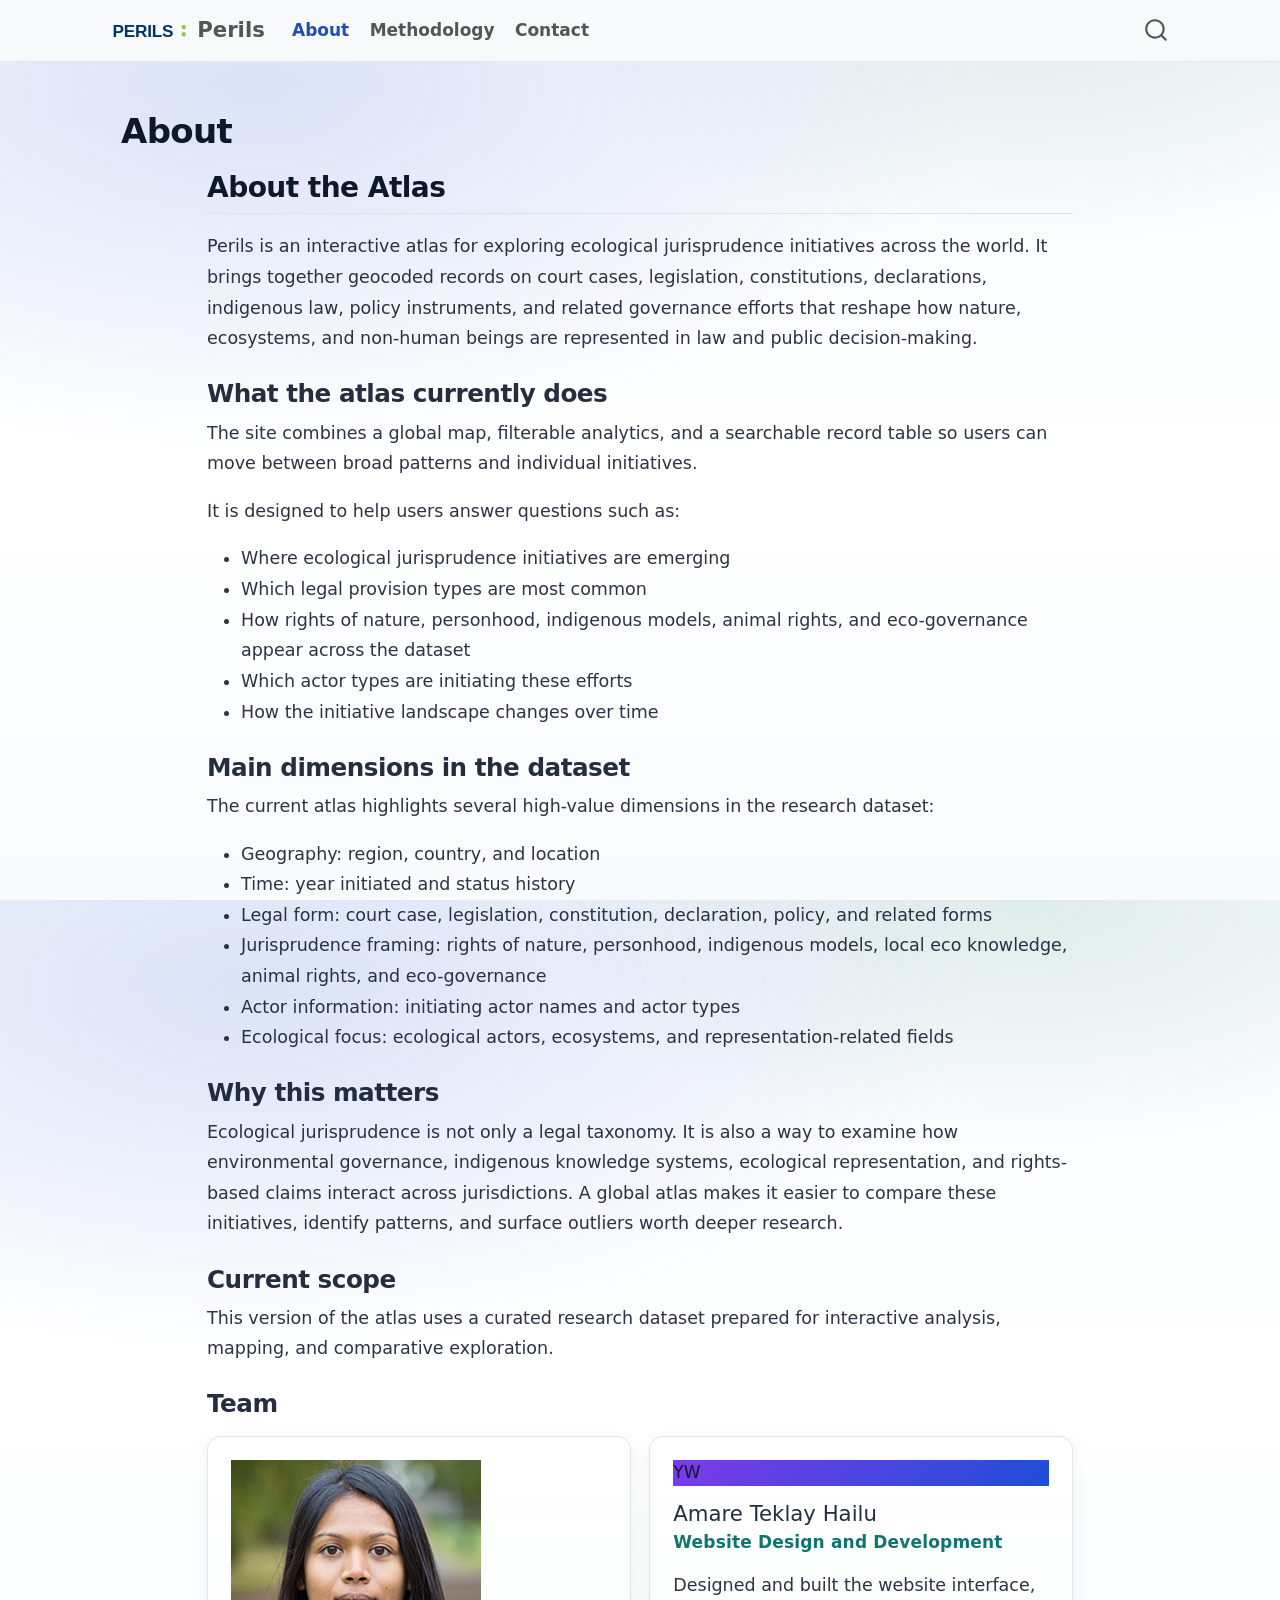
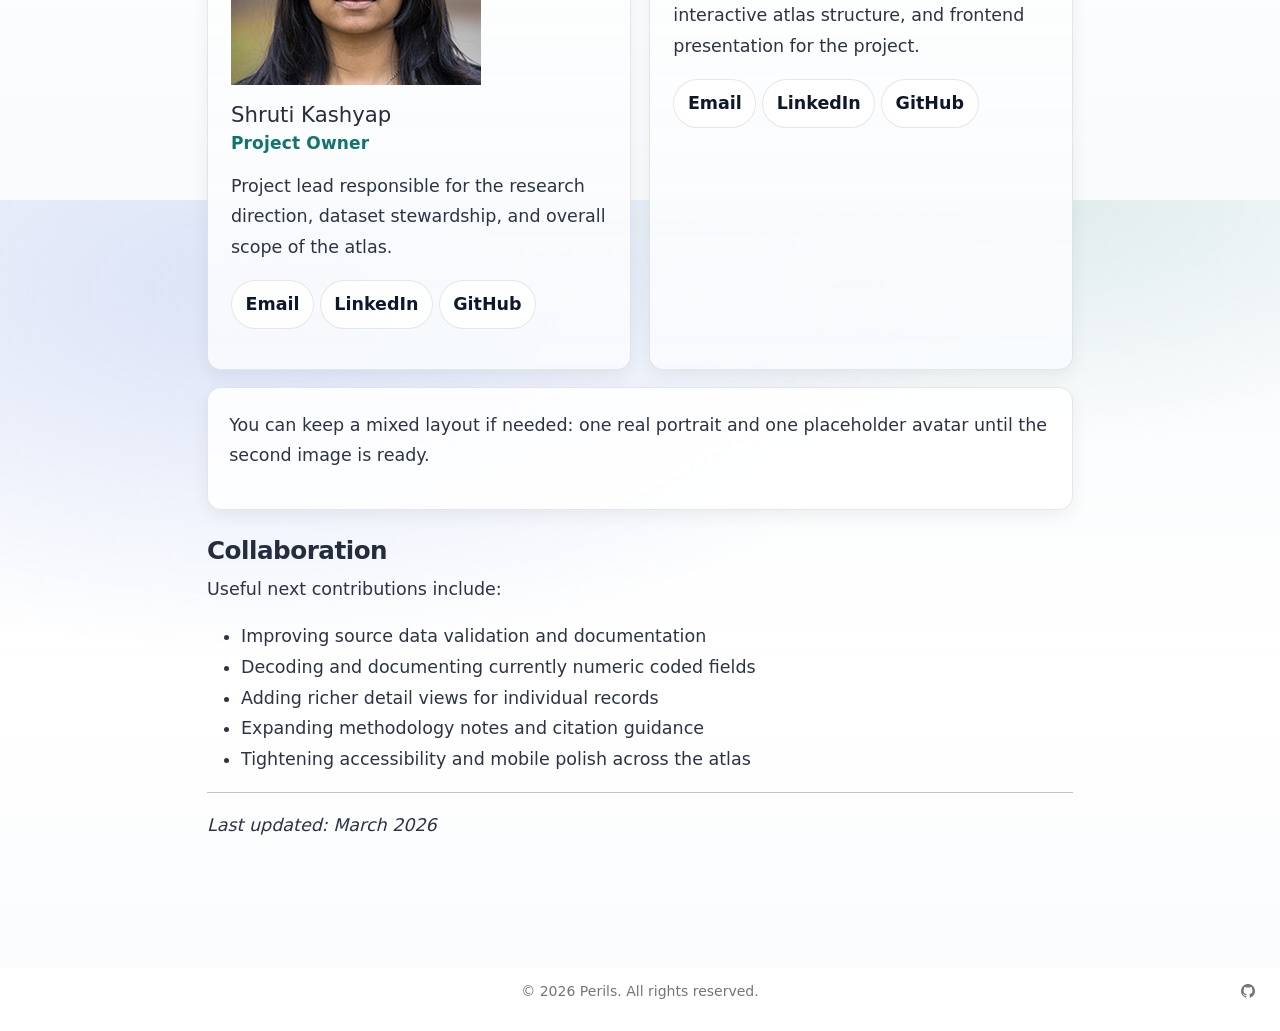
<file: docs/pages/about.html>
<!DOCTYPE html>
<html xmlns="http://www.w3.org/1999/xhtml" lang="en" xml:lang="en"><head>

<meta charset="utf-8">
<meta name="generator" content="quarto-1.7.31">

<meta name="viewport" content="width=device-width, initial-scale=1.0, user-scalable=yes">


<title>About – Perils</title>
<style>
code{white-space: pre-wrap;}
span.smallcaps{font-variant: small-caps;}
div.columns{display: flex; gap: min(4vw, 1.5em);}
div.column{flex: auto; overflow-x: auto;}
div.hanging-indent{margin-left: 1.5em; text-indent: -1.5em;}
ul.task-list{list-style: none;}
ul.task-list li input[type="checkbox"] {
  width: 0.8em;
  margin: 0 0.8em 0.2em -1em; /* quarto-specific, see https://github.com/quarto-dev/quarto-cli/issues/4556 */ 
  vertical-align: middle;
}
</style>


<script src="../site_libs/quarto-nav/quarto-nav.js"></script>
<script src="../site_libs/quarto-nav/headroom.min.js"></script>
<script src="../site_libs/clipboard/clipboard.min.js"></script>
<script src="../site_libs/quarto-search/autocomplete.umd.js"></script>
<script src="../site_libs/quarto-search/fuse.min.js"></script>
<script src="../site_libs/quarto-search/quarto-search.js"></script>
<meta name="quarto:offset" content="../">
<script src="../site_libs/quarto-html/quarto.js" type="module"></script>
<script src="../site_libs/quarto-html/tabsets/tabsets.js" type="module"></script>
<script src="../site_libs/quarto-html/popper.min.js"></script>
<script src="../site_libs/quarto-html/tippy.umd.min.js"></script>
<script src="../site_libs/quarto-html/anchor.min.js"></script>
<link href="../site_libs/quarto-html/tippy.css" rel="stylesheet">
<link href="../site_libs/quarto-html/quarto-syntax-highlighting-e1a5c8363afafaef2c763b6775fbf3ca.css" rel="stylesheet" id="quarto-text-highlighting-styles">
<script src="../site_libs/bootstrap/bootstrap.min.js"></script>
<link href="../site_libs/bootstrap/bootstrap-icons.css" rel="stylesheet">
<link href="../site_libs/bootstrap/bootstrap-8bc7ae17ed768624888fdd80b7f18e3c.min.css" rel="stylesheet" append-hash="true" id="quarto-bootstrap" data-mode="light">
<script id="quarto-search-options" type="application/json">{
  "location": "navbar",
  "copy-button": false,
  "collapse-after": 3,
  "panel-placement": "end",
  "type": "overlay",
  "limit": 50,
  "keyboard-shortcut": [
    "f",
    "/",
    "s"
  ],
  "show-item-context": false,
  "language": {
    "search-no-results-text": "No results",
    "search-matching-documents-text": "matching documents",
    "search-copy-link-title": "Copy link to search",
    "search-hide-matches-text": "Hide additional matches",
    "search-more-match-text": "more match in this document",
    "search-more-matches-text": "more matches in this document",
    "search-clear-button-title": "Clear",
    "search-text-placeholder": "",
    "search-detached-cancel-button-title": "Cancel",
    "search-submit-button-title": "Submit",
    "search-label": "Search"
  }
}</script>
<style>html{ scroll-behavior: smooth; }</style>


<link rel="stylesheet" href="../assets/styles.css">
</head>

<body class="nav-fixed fullcontent quarto-light">

<div id="quarto-search-results"></div>
  <header id="quarto-header" class="headroom fixed-top">
    <nav class="navbar navbar-expand-lg " data-bs-theme="dark">
      <div class="navbar-container container-fluid">
      <div class="navbar-brand-container mx-auto">
    <a href="../index.html" class="navbar-brand navbar-brand-logo">
    <img src="../assets/logo.svg" alt="" class="navbar-logo">
    </a>
    <a class="navbar-brand" href="../index.html">
    <span class="navbar-title">Perils</span>
    </a>
  </div>
            <div id="quarto-search" class="" title="Search"></div>
          <button class="navbar-toggler" type="button" data-bs-toggle="collapse" data-bs-target="#navbarCollapse" aria-controls="navbarCollapse" role="menu" aria-expanded="false" aria-label="Toggle navigation" onclick="if (window.quartoToggleHeadroom) { window.quartoToggleHeadroom(); }">
  <span class="navbar-toggler-icon"></span>
</button>
          <div class="collapse navbar-collapse" id="navbarCollapse">
            <ul class="navbar-nav navbar-nav-scroll me-auto">
  <li class="nav-item">
    <a class="nav-link active" href="../pages/about.html" aria-current="page"> 
<span class="menu-text">About</span></a>
  </li>  
  <li class="nav-item">
    <a class="nav-link" href="../pages/methodology.html"> 
<span class="menu-text">Methodology</span></a>
  </li>  
  <li class="nav-item">
    <a class="nav-link" href="../pages/contact.html"> 
<span class="menu-text">Contact</span></a>
  </li>  
</ul>
          </div> <!-- /navcollapse -->
            <div class="quarto-navbar-tools">
</div>
      </div> <!-- /container-fluid -->
    </nav>
</header>
<!-- content -->
<div id="quarto-content" class="quarto-container page-columns page-rows-contents page-layout-article page-navbar">
<!-- sidebar -->
<!-- margin-sidebar -->
    
<!-- main -->
<main class="content" id="quarto-document-content">

<header id="title-block-header" class="quarto-title-block default">
<div class="quarto-title">
<h1 class="title">About</h1>
</div>



<div class="quarto-title-meta">

    
  
    
  </div>
  


</header>


<section id="about-the-atlas" class="level2 content-wrap">
<h2 class="anchored" data-anchor-id="about-the-atlas">About the Atlas</h2>
<p>Perils is an interactive atlas for exploring ecological jurisprudence initiatives across the world. It brings together geocoded records on court cases, legislation, constitutions, declarations, indigenous law, policy instruments, and related governance efforts that reshape how nature, ecosystems, and non-human beings are represented in law and public decision-making.</p>
<section id="what-the-atlas-currently-does" class="level3">
<h3 class="anchored" data-anchor-id="what-the-atlas-currently-does">What the atlas currently does</h3>
<p>The site combines a global map, filterable analytics, and a searchable record table so users can move between broad patterns and individual initiatives.</p>
<p>It is designed to help users answer questions such as:</p>
<ul>
<li>Where ecological jurisprudence initiatives are emerging</li>
<li>Which legal provision types are most common</li>
<li>How rights of nature, personhood, indigenous models, animal rights, and eco-governance appear across the dataset</li>
<li>Which actor types are initiating these efforts</li>
<li>How the initiative landscape changes over time</li>
</ul>
</section>
<section id="main-dimensions-in-the-dataset" class="level3">
<h3 class="anchored" data-anchor-id="main-dimensions-in-the-dataset">Main dimensions in the dataset</h3>
<p>The current atlas highlights several high-value dimensions in the research dataset:</p>
<ul>
<li>Geography: region, country, and location</li>
<li>Time: year initiated and status history</li>
<li>Legal form: court case, legislation, constitution, declaration, policy, and related forms</li>
<li>Jurisprudence framing: rights of nature, personhood, indigenous models, local eco knowledge, animal rights, and eco-governance</li>
<li>Actor information: initiating actor names and actor types</li>
<li>Ecological focus: ecological actors, ecosystems, and representation-related fields</li>
</ul>
</section>
<section id="why-this-matters" class="level3">
<h3 class="anchored" data-anchor-id="why-this-matters">Why this matters</h3>
<p>Ecological jurisprudence is not only a legal taxonomy. It is also a way to examine how environmental governance, indigenous knowledge systems, ecological representation, and rights-based claims interact across jurisdictions. A global atlas makes it easier to compare these initiatives, identify patterns, and surface outliers worth deeper research.</p>
</section>
<section id="current-scope" class="level3">
<h3 class="anchored" data-anchor-id="current-scope">Current scope</h3>
<p>This version of the atlas uses a curated research dataset prepared for interactive analysis, mapping, and comparative exploration.</p>
</section>
<section id="team" class="level3">
<h3 class="anchored" data-anchor-id="team">Team</h3>
<div class="team-grid">
<div class="team-card">
<p><img src="../assets/shruti-kashyap.jpeg" alt="Portrait of Shruti Kashyap" class="team-photo"></p>
<section id="shruti-kashyap" class="level4">
<h4 class="anchored" data-anchor-id="shruti-kashyap">Shruti Kashyap</h4>
<div class="team-role">
Project Owner
</div>
<p>Project lead responsible for the research direction, dataset stewardship, and overall scope of the atlas.</p>
<div class="team-links">
<p><a href="mailto:shruti.kashyap@su.se">Email</a> <a href="https://www.linkedin.com/in/owner-profile/" target="_blank" rel="noopener noreferrer">LinkedIn</a> <a href="https://github.com/shrutirkashyap" target="_blank" rel="noopener noreferrer">GitHub</a></p>
</div>
</section>
</div>
<div class="team-card">
<div class="team-avatar team-avatar-alt" aria-hidden="true">
YW
</div>
<section id="amare-teklay-hailu" class="level4">
<h4 class="anchored" data-anchor-id="amare-teklay-hailu">Amare Teklay Hailu</h4>
<div class="team-role">
Website Design and Development
</div>
<p>Designed and built the website interface, interactive atlas structure, and frontend presentation for the project.</p>
<div class="team-links">
<p><a href="mailto:amare.hailu@kva.se">Email</a> <a href="https://www.linkedin.com/in/amareteklay/" target="_blank" rel="noopener noreferrer">LinkedIn</a> <a href="https://github.com/amareteklay" target="_blank" rel="noopener noreferrer">GitHub</a></p>
</div>
</section>
</div>
</div>
<div class="detail-card">
<p>You can keep a mixed layout if needed: one real portrait and one placeholder avatar until the second image is ready.</p>
</div>
</section>
<section id="collaboration" class="level3">
<h3 class="anchored" data-anchor-id="collaboration">Collaboration</h3>
<p>Useful next contributions include:</p>
<ul>
<li>Improving source data validation and documentation</li>
<li>Decoding and documenting currently numeric coded fields</li>
<li>Adding richer detail views for individual records</li>
<li>Expanding methodology notes and citation guidance</li>
<li>Tightening accessibility and mobile polish across the atlas</li>
</ul>
<hr>
<p><em>Last updated: March 2026</em></p>
</section>
</section>



</main> <!-- /main -->
<script id="quarto-html-after-body" type="application/javascript">
  window.document.addEventListener("DOMContentLoaded", function (event) {
    const icon = "";
    const anchorJS = new window.AnchorJS();
    anchorJS.options = {
      placement: 'right',
      icon: icon
    };
    anchorJS.add('.anchored');
    const isCodeAnnotation = (el) => {
      for (const clz of el.classList) {
        if (clz.startsWith('code-annotation-')) {                     
          return true;
        }
      }
      return false;
    }
    const onCopySuccess = function(e) {
      // button target
      const button = e.trigger;
      // don't keep focus
      button.blur();
      // flash "checked"
      button.classList.add('code-copy-button-checked');
      var currentTitle = button.getAttribute("title");
      button.setAttribute("title", "Copied!");
      let tooltip;
      if (window.bootstrap) {
        button.setAttribute("data-bs-toggle", "tooltip");
        button.setAttribute("data-bs-placement", "left");
        button.setAttribute("data-bs-title", "Copied!");
        tooltip = new bootstrap.Tooltip(button, 
          { trigger: "manual", 
            customClass: "code-copy-button-tooltip",
            offset: [0, -8]});
        tooltip.show();    
      }
      setTimeout(function() {
        if (tooltip) {
          tooltip.hide();
          button.removeAttribute("data-bs-title");
          button.removeAttribute("data-bs-toggle");
          button.removeAttribute("data-bs-placement");
        }
        button.setAttribute("title", currentTitle);
        button.classList.remove('code-copy-button-checked');
      }, 1000);
      // clear code selection
      e.clearSelection();
    }
    const getTextToCopy = function(trigger) {
        const codeEl = trigger.previousElementSibling.cloneNode(true);
        for (const childEl of codeEl.children) {
          if (isCodeAnnotation(childEl)) {
            childEl.remove();
          }
        }
        return codeEl.innerText;
    }
    const clipboard = new window.ClipboardJS('.code-copy-button:not([data-in-quarto-modal])', {
      text: getTextToCopy
    });
    clipboard.on('success', onCopySuccess);
    if (window.document.getElementById('quarto-embedded-source-code-modal')) {
      const clipboardModal = new window.ClipboardJS('.code-copy-button[data-in-quarto-modal]', {
        text: getTextToCopy,
        container: window.document.getElementById('quarto-embedded-source-code-modal')
      });
      clipboardModal.on('success', onCopySuccess);
    }
      var localhostRegex = new RegExp(/^(?:http|https):\/\/localhost\:?[0-9]*\//);
      var mailtoRegex = new RegExp(/^mailto:/);
        var filterRegex = new RegExp('/' + window.location.host + '/');
      var isInternal = (href) => {
          return filterRegex.test(href) || localhostRegex.test(href) || mailtoRegex.test(href);
      }
      // Inspect non-navigation links and adorn them if external
     var links = window.document.querySelectorAll('a[href]:not(.nav-link):not(.navbar-brand):not(.toc-action):not(.sidebar-link):not(.sidebar-item-toggle):not(.pagination-link):not(.no-external):not([aria-hidden]):not(.dropdown-item):not(.quarto-navigation-tool):not(.about-link)');
      for (var i=0; i<links.length; i++) {
        const link = links[i];
        if (!isInternal(link.href)) {
          // undo the damage that might have been done by quarto-nav.js in the case of
          // links that we want to consider external
          if (link.dataset.originalHref !== undefined) {
            link.href = link.dataset.originalHref;
          }
            // target, if specified
            link.setAttribute("target", "_blank");
            if (link.getAttribute("rel") === null) {
              link.setAttribute("rel", "noopener");
            }
        }
      }
    function tippyHover(el, contentFn, onTriggerFn, onUntriggerFn) {
      const config = {
        allowHTML: true,
        maxWidth: 500,
        delay: 100,
        arrow: false,
        appendTo: function(el) {
            return el.parentElement;
        },
        interactive: true,
        interactiveBorder: 10,
        theme: 'quarto',
        placement: 'bottom-start',
      };
      if (contentFn) {
        config.content = contentFn;
      }
      if (onTriggerFn) {
        config.onTrigger = onTriggerFn;
      }
      if (onUntriggerFn) {
        config.onUntrigger = onUntriggerFn;
      }
      window.tippy(el, config); 
    }
    const noterefs = window.document.querySelectorAll('a[role="doc-noteref"]');
    for (var i=0; i<noterefs.length; i++) {
      const ref = noterefs[i];
      tippyHover(ref, function() {
        // use id or data attribute instead here
        let href = ref.getAttribute('data-footnote-href') || ref.getAttribute('href');
        try { href = new URL(href).hash; } catch {}
        const id = href.replace(/^#\/?/, "");
        const note = window.document.getElementById(id);
        if (note) {
          return note.innerHTML;
        } else {
          return "";
        }
      });
    }
    const xrefs = window.document.querySelectorAll('a.quarto-xref');
    const processXRef = (id, note) => {
      // Strip column container classes
      const stripColumnClz = (el) => {
        el.classList.remove("page-full", "page-columns");
        if (el.children) {
          for (const child of el.children) {
            stripColumnClz(child);
          }
        }
      }
      stripColumnClz(note)
      if (id === null || id.startsWith('sec-')) {
        // Special case sections, only their first couple elements
        const container = document.createElement("div");
        if (note.children && note.children.length > 2) {
          container.appendChild(note.children[0].cloneNode(true));
          for (let i = 1; i < note.children.length; i++) {
            const child = note.children[i];
            if (child.tagName === "P" && child.innerText === "") {
              continue;
            } else {
              container.appendChild(child.cloneNode(true));
              break;
            }
          }
          if (window.Quarto?.typesetMath) {
            window.Quarto.typesetMath(container);
          }
          return container.innerHTML
        } else {
          if (window.Quarto?.typesetMath) {
            window.Quarto.typesetMath(note);
          }
          return note.innerHTML;
        }
      } else {
        // Remove any anchor links if they are present
        const anchorLink = note.querySelector('a.anchorjs-link');
        if (anchorLink) {
          anchorLink.remove();
        }
        if (window.Quarto?.typesetMath) {
          window.Quarto.typesetMath(note);
        }
        if (note.classList.contains("callout")) {
          return note.outerHTML;
        } else {
          return note.innerHTML;
        }
      }
    }
    for (var i=0; i<xrefs.length; i++) {
      const xref = xrefs[i];
      tippyHover(xref, undefined, function(instance) {
        instance.disable();
        let url = xref.getAttribute('href');
        let hash = undefined; 
        if (url.startsWith('#')) {
          hash = url;
        } else {
          try { hash = new URL(url).hash; } catch {}
        }
        if (hash) {
          const id = hash.replace(/^#\/?/, "");
          const note = window.document.getElementById(id);
          if (note !== null) {
            try {
              const html = processXRef(id, note.cloneNode(true));
              instance.setContent(html);
            } finally {
              instance.enable();
              instance.show();
            }
          } else {
            // See if we can fetch this
            fetch(url.split('#')[0])
            .then(res => res.text())
            .then(html => {
              const parser = new DOMParser();
              const htmlDoc = parser.parseFromString(html, "text/html");
              const note = htmlDoc.getElementById(id);
              if (note !== null) {
                const html = processXRef(id, note);
                instance.setContent(html);
              } 
            }).finally(() => {
              instance.enable();
              instance.show();
            });
          }
        } else {
          // See if we can fetch a full url (with no hash to target)
          // This is a special case and we should probably do some content thinning / targeting
          fetch(url)
          .then(res => res.text())
          .then(html => {
            const parser = new DOMParser();
            const htmlDoc = parser.parseFromString(html, "text/html");
            const note = htmlDoc.querySelector('main.content');
            if (note !== null) {
              // This should only happen for chapter cross references
              // (since there is no id in the URL)
              // remove the first header
              if (note.children.length > 0 && note.children[0].tagName === "HEADER") {
                note.children[0].remove();
              }
              const html = processXRef(null, note);
              instance.setContent(html);
            } 
          }).finally(() => {
            instance.enable();
            instance.show();
          });
        }
      }, function(instance) {
      });
    }
        let selectedAnnoteEl;
        const selectorForAnnotation = ( cell, annotation) => {
          let cellAttr = 'data-code-cell="' + cell + '"';
          let lineAttr = 'data-code-annotation="' +  annotation + '"';
          const selector = 'span[' + cellAttr + '][' + lineAttr + ']';
          return selector;
        }
        const selectCodeLines = (annoteEl) => {
          const doc = window.document;
          const targetCell = annoteEl.getAttribute("data-target-cell");
          const targetAnnotation = annoteEl.getAttribute("data-target-annotation");
          const annoteSpan = window.document.querySelector(selectorForAnnotation(targetCell, targetAnnotation));
          const lines = annoteSpan.getAttribute("data-code-lines").split(",");
          const lineIds = lines.map((line) => {
            return targetCell + "-" + line;
          })
          let top = null;
          let height = null;
          let parent = null;
          if (lineIds.length > 0) {
              //compute the position of the single el (top and bottom and make a div)
              const el = window.document.getElementById(lineIds[0]);
              top = el.offsetTop;
              height = el.offsetHeight;
              parent = el.parentElement.parentElement;
            if (lineIds.length > 1) {
              const lastEl = window.document.getElementById(lineIds[lineIds.length - 1]);
              const bottom = lastEl.offsetTop + lastEl.offsetHeight;
              height = bottom - top;
            }
            if (top !== null && height !== null && parent !== null) {
              // cook up a div (if necessary) and position it 
              let div = window.document.getElementById("code-annotation-line-highlight");
              if (div === null) {
                div = window.document.createElement("div");
                div.setAttribute("id", "code-annotation-line-highlight");
                div.style.position = 'absolute';
                parent.appendChild(div);
              }
              div.style.top = top - 2 + "px";
              div.style.height = height + 4 + "px";
              div.style.left = 0;
              let gutterDiv = window.document.getElementById("code-annotation-line-highlight-gutter");
              if (gutterDiv === null) {
                gutterDiv = window.document.createElement("div");
                gutterDiv.setAttribute("id", "code-annotation-line-highlight-gutter");
                gutterDiv.style.position = 'absolute';
                const codeCell = window.document.getElementById(targetCell);
                const gutter = codeCell.querySelector('.code-annotation-gutter');
                gutter.appendChild(gutterDiv);
              }
              gutterDiv.style.top = top - 2 + "px";
              gutterDiv.style.height = height + 4 + "px";
            }
            selectedAnnoteEl = annoteEl;
          }
        };
        const unselectCodeLines = () => {
          const elementsIds = ["code-annotation-line-highlight", "code-annotation-line-highlight-gutter"];
          elementsIds.forEach((elId) => {
            const div = window.document.getElementById(elId);
            if (div) {
              div.remove();
            }
          });
          selectedAnnoteEl = undefined;
        };
          // Handle positioning of the toggle
      window.addEventListener(
        "resize",
        throttle(() => {
          elRect = undefined;
          if (selectedAnnoteEl) {
            selectCodeLines(selectedAnnoteEl);
          }
        }, 10)
      );
      function throttle(fn, ms) {
      let throttle = false;
      let timer;
        return (...args) => {
          if(!throttle) { // first call gets through
              fn.apply(this, args);
              throttle = true;
          } else { // all the others get throttled
              if(timer) clearTimeout(timer); // cancel #2
              timer = setTimeout(() => {
                fn.apply(this, args);
                timer = throttle = false;
              }, ms);
          }
        };
      }
        // Attach click handler to the DT
        const annoteDls = window.document.querySelectorAll('dt[data-target-cell]');
        for (const annoteDlNode of annoteDls) {
          annoteDlNode.addEventListener('click', (event) => {
            const clickedEl = event.target;
            if (clickedEl !== selectedAnnoteEl) {
              unselectCodeLines();
              const activeEl = window.document.querySelector('dt[data-target-cell].code-annotation-active');
              if (activeEl) {
                activeEl.classList.remove('code-annotation-active');
              }
              selectCodeLines(clickedEl);
              clickedEl.classList.add('code-annotation-active');
            } else {
              // Unselect the line
              unselectCodeLines();
              clickedEl.classList.remove('code-annotation-active');
            }
          });
        }
    const findCites = (el) => {
      const parentEl = el.parentElement;
      if (parentEl) {
        const cites = parentEl.dataset.cites;
        if (cites) {
          return {
            el,
            cites: cites.split(' ')
          };
        } else {
          return findCites(el.parentElement)
        }
      } else {
        return undefined;
      }
    };
    var bibliorefs = window.document.querySelectorAll('a[role="doc-biblioref"]');
    for (var i=0; i<bibliorefs.length; i++) {
      const ref = bibliorefs[i];
      const citeInfo = findCites(ref);
      if (citeInfo) {
        tippyHover(citeInfo.el, function() {
          var popup = window.document.createElement('div');
          citeInfo.cites.forEach(function(cite) {
            var citeDiv = window.document.createElement('div');
            citeDiv.classList.add('hanging-indent');
            citeDiv.classList.add('csl-entry');
            var biblioDiv = window.document.getElementById('ref-' + cite);
            if (biblioDiv) {
              citeDiv.innerHTML = biblioDiv.innerHTML;
            }
            popup.appendChild(citeDiv);
          });
          return popup.innerHTML;
        });
      }
    }
  });
  </script>
</div> <!-- /content -->
<footer class="footer">
  <div class="nav-footer">
    <div class="nav-footer-left">
      &nbsp;
    </div>   
    <div class="nav-footer-center">
<p>© 2026 Perils. All rights reserved.</p>
</div>
    <div class="nav-footer-right">
      <ul class="footer-items list-unstyled">
    <li class="nav-item compact">
    <a class="nav-link" href="https://github.com/shrutirkashyap/perils">
      <i class="bi bi-github" role="img">
</i> 
    </a>
  </li>  
</ul>
    </div>
  </div>
</footer>




<script src="../site_libs/quarto-html/zenscroll-min.js"></script>
</body></html>
</file>
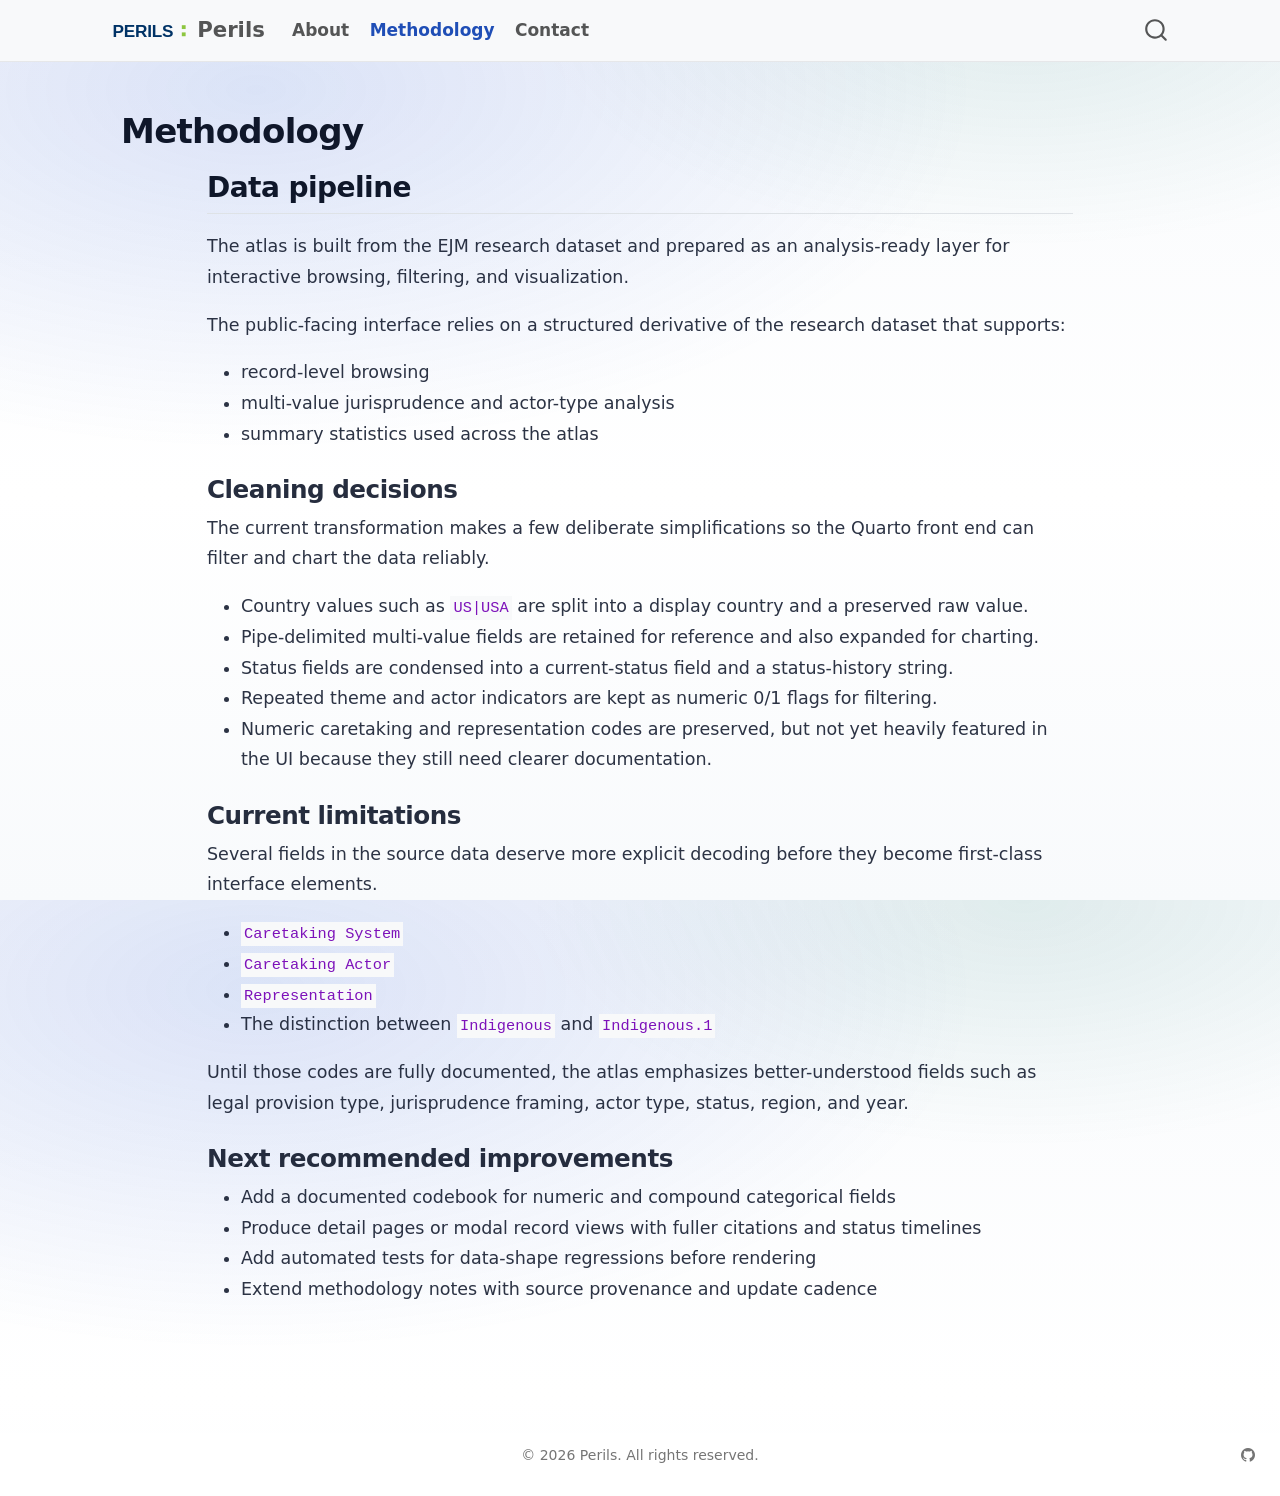
<file: docs/pages/methodology.html>
<!DOCTYPE html>
<html xmlns="http://www.w3.org/1999/xhtml" lang="en" xml:lang="en"><head>

<meta charset="utf-8">
<meta name="generator" content="quarto-1.7.31">

<meta name="viewport" content="width=device-width, initial-scale=1.0, user-scalable=yes">


<title>Methodology – Perils</title>
<style>
code{white-space: pre-wrap;}
span.smallcaps{font-variant: small-caps;}
div.columns{display: flex; gap: min(4vw, 1.5em);}
div.column{flex: auto; overflow-x: auto;}
div.hanging-indent{margin-left: 1.5em; text-indent: -1.5em;}
ul.task-list{list-style: none;}
ul.task-list li input[type="checkbox"] {
  width: 0.8em;
  margin: 0 0.8em 0.2em -1em; /* quarto-specific, see https://github.com/quarto-dev/quarto-cli/issues/4556 */ 
  vertical-align: middle;
}
</style>


<script src="../site_libs/quarto-nav/quarto-nav.js"></script>
<script src="../site_libs/quarto-nav/headroom.min.js"></script>
<script src="../site_libs/clipboard/clipboard.min.js"></script>
<script src="../site_libs/quarto-search/autocomplete.umd.js"></script>
<script src="../site_libs/quarto-search/fuse.min.js"></script>
<script src="../site_libs/quarto-search/quarto-search.js"></script>
<meta name="quarto:offset" content="../">
<script src="../site_libs/quarto-html/quarto.js" type="module"></script>
<script src="../site_libs/quarto-html/tabsets/tabsets.js" type="module"></script>
<script src="../site_libs/quarto-html/popper.min.js"></script>
<script src="../site_libs/quarto-html/tippy.umd.min.js"></script>
<script src="../site_libs/quarto-html/anchor.min.js"></script>
<link href="../site_libs/quarto-html/tippy.css" rel="stylesheet">
<link href="../site_libs/quarto-html/quarto-syntax-highlighting-e1a5c8363afafaef2c763b6775fbf3ca.css" rel="stylesheet" id="quarto-text-highlighting-styles">
<script src="../site_libs/bootstrap/bootstrap.min.js"></script>
<link href="../site_libs/bootstrap/bootstrap-icons.css" rel="stylesheet">
<link href="../site_libs/bootstrap/bootstrap-8bc7ae17ed768624888fdd80b7f18e3c.min.css" rel="stylesheet" append-hash="true" id="quarto-bootstrap" data-mode="light">
<script id="quarto-search-options" type="application/json">{
  "location": "navbar",
  "copy-button": false,
  "collapse-after": 3,
  "panel-placement": "end",
  "type": "overlay",
  "limit": 50,
  "keyboard-shortcut": [
    "f",
    "/",
    "s"
  ],
  "show-item-context": false,
  "language": {
    "search-no-results-text": "No results",
    "search-matching-documents-text": "matching documents",
    "search-copy-link-title": "Copy link to search",
    "search-hide-matches-text": "Hide additional matches",
    "search-more-match-text": "more match in this document",
    "search-more-matches-text": "more matches in this document",
    "search-clear-button-title": "Clear",
    "search-text-placeholder": "",
    "search-detached-cancel-button-title": "Cancel",
    "search-submit-button-title": "Submit",
    "search-label": "Search"
  }
}</script>
<style>html{ scroll-behavior: smooth; }</style>


<link rel="stylesheet" href="../assets/styles.css">
</head>

<body class="nav-fixed fullcontent quarto-light">

<div id="quarto-search-results"></div>
  <header id="quarto-header" class="headroom fixed-top">
    <nav class="navbar navbar-expand-lg " data-bs-theme="dark">
      <div class="navbar-container container-fluid">
      <div class="navbar-brand-container mx-auto">
    <a href="../index.html" class="navbar-brand navbar-brand-logo">
    <img src="../assets/logo.svg" alt="" class="navbar-logo">
    </a>
    <a class="navbar-brand" href="../index.html">
    <span class="navbar-title">Perils</span>
    </a>
  </div>
            <div id="quarto-search" class="" title="Search"></div>
          <button class="navbar-toggler" type="button" data-bs-toggle="collapse" data-bs-target="#navbarCollapse" aria-controls="navbarCollapse" role="menu" aria-expanded="false" aria-label="Toggle navigation" onclick="if (window.quartoToggleHeadroom) { window.quartoToggleHeadroom(); }">
  <span class="navbar-toggler-icon"></span>
</button>
          <div class="collapse navbar-collapse" id="navbarCollapse">
            <ul class="navbar-nav navbar-nav-scroll me-auto">
  <li class="nav-item">
    <a class="nav-link" href="../pages/about.html"> 
<span class="menu-text">About</span></a>
  </li>  
  <li class="nav-item">
    <a class="nav-link active" href="../pages/methodology.html" aria-current="page"> 
<span class="menu-text">Methodology</span></a>
  </li>  
  <li class="nav-item">
    <a class="nav-link" href="../pages/contact.html"> 
<span class="menu-text">Contact</span></a>
  </li>  
</ul>
          </div> <!-- /navcollapse -->
            <div class="quarto-navbar-tools">
</div>
      </div> <!-- /container-fluid -->
    </nav>
</header>
<!-- content -->
<div id="quarto-content" class="quarto-container page-columns page-rows-contents page-layout-article page-navbar">
<!-- sidebar -->
<!-- margin-sidebar -->
    
<!-- main -->
<main class="content" id="quarto-document-content">

<header id="title-block-header" class="quarto-title-block default">
<div class="quarto-title">
<h1 class="title">Methodology</h1>
</div>



<div class="quarto-title-meta">

    
  
    
  </div>
  


</header>


<section id="data-pipeline" class="level2 content-wrap">
<h2 class="anchored" data-anchor-id="data-pipeline">Data pipeline</h2>
<p>The atlas is built from the EJM research dataset and prepared as an analysis-ready layer for interactive browsing, filtering, and visualization.</p>
<p>The public-facing interface relies on a structured derivative of the research dataset that supports:</p>
<ul>
<li>record-level browsing</li>
<li>multi-value jurisprudence and actor-type analysis</li>
<li>summary statistics used across the atlas</li>
</ul>
<section id="cleaning-decisions" class="level3">
<h3 class="anchored" data-anchor-id="cleaning-decisions">Cleaning decisions</h3>
<p>The current transformation makes a few deliberate simplifications so the Quarto front end can filter and chart the data reliably.</p>
<ul>
<li>Country values such as <code>US|USA</code> are split into a display country and a preserved raw value.</li>
<li>Pipe-delimited multi-value fields are retained for reference and also expanded for charting.</li>
<li>Status fields are condensed into a current-status field and a status-history string.</li>
<li>Repeated theme and actor indicators are kept as numeric 0/1 flags for filtering.</li>
<li>Numeric caretaking and representation codes are preserved, but not yet heavily featured in the UI because they still need clearer documentation.</li>
</ul>
</section>
<section id="current-limitations" class="level3">
<h3 class="anchored" data-anchor-id="current-limitations">Current limitations</h3>
<p>Several fields in the source data deserve more explicit decoding before they become first-class interface elements.</p>
<ul>
<li><code>Caretaking System</code></li>
<li><code>Caretaking Actor</code></li>
<li><code>Representation</code></li>
<li>The distinction between <code>Indigenous</code> and <code>Indigenous.1</code></li>
</ul>
<p>Until those codes are fully documented, the atlas emphasizes better-understood fields such as legal provision type, jurisprudence framing, actor type, status, region, and year.</p>
</section>
<section id="next-recommended-improvements" class="level3">
<h3 class="anchored" data-anchor-id="next-recommended-improvements">Next recommended improvements</h3>
<ul>
<li>Add a documented codebook for numeric and compound categorical fields</li>
<li>Produce detail pages or modal record views with fuller citations and status timelines</li>
<li>Add automated tests for data-shape regressions before rendering</li>
<li>Extend methodology notes with source provenance and update cadence</li>
</ul>
</section>
</section>



</main> <!-- /main -->
<script id="quarto-html-after-body" type="application/javascript">
  window.document.addEventListener("DOMContentLoaded", function (event) {
    const icon = "";
    const anchorJS = new window.AnchorJS();
    anchorJS.options = {
      placement: 'right',
      icon: icon
    };
    anchorJS.add('.anchored');
    const isCodeAnnotation = (el) => {
      for (const clz of el.classList) {
        if (clz.startsWith('code-annotation-')) {                     
          return true;
        }
      }
      return false;
    }
    const onCopySuccess = function(e) {
      // button target
      const button = e.trigger;
      // don't keep focus
      button.blur();
      // flash "checked"
      button.classList.add('code-copy-button-checked');
      var currentTitle = button.getAttribute("title");
      button.setAttribute("title", "Copied!");
      let tooltip;
      if (window.bootstrap) {
        button.setAttribute("data-bs-toggle", "tooltip");
        button.setAttribute("data-bs-placement", "left");
        button.setAttribute("data-bs-title", "Copied!");
        tooltip = new bootstrap.Tooltip(button, 
          { trigger: "manual", 
            customClass: "code-copy-button-tooltip",
            offset: [0, -8]});
        tooltip.show();    
      }
      setTimeout(function() {
        if (tooltip) {
          tooltip.hide();
          button.removeAttribute("data-bs-title");
          button.removeAttribute("data-bs-toggle");
          button.removeAttribute("data-bs-placement");
        }
        button.setAttribute("title", currentTitle);
        button.classList.remove('code-copy-button-checked');
      }, 1000);
      // clear code selection
      e.clearSelection();
    }
    const getTextToCopy = function(trigger) {
        const codeEl = trigger.previousElementSibling.cloneNode(true);
        for (const childEl of codeEl.children) {
          if (isCodeAnnotation(childEl)) {
            childEl.remove();
          }
        }
        return codeEl.innerText;
    }
    const clipboard = new window.ClipboardJS('.code-copy-button:not([data-in-quarto-modal])', {
      text: getTextToCopy
    });
    clipboard.on('success', onCopySuccess);
    if (window.document.getElementById('quarto-embedded-source-code-modal')) {
      const clipboardModal = new window.ClipboardJS('.code-copy-button[data-in-quarto-modal]', {
        text: getTextToCopy,
        container: window.document.getElementById('quarto-embedded-source-code-modal')
      });
      clipboardModal.on('success', onCopySuccess);
    }
      var localhostRegex = new RegExp(/^(?:http|https):\/\/localhost\:?[0-9]*\//);
      var mailtoRegex = new RegExp(/^mailto:/);
        var filterRegex = new RegExp('/' + window.location.host + '/');
      var isInternal = (href) => {
          return filterRegex.test(href) || localhostRegex.test(href) || mailtoRegex.test(href);
      }
      // Inspect non-navigation links and adorn them if external
     var links = window.document.querySelectorAll('a[href]:not(.nav-link):not(.navbar-brand):not(.toc-action):not(.sidebar-link):not(.sidebar-item-toggle):not(.pagination-link):not(.no-external):not([aria-hidden]):not(.dropdown-item):not(.quarto-navigation-tool):not(.about-link)');
      for (var i=0; i<links.length; i++) {
        const link = links[i];
        if (!isInternal(link.href)) {
          // undo the damage that might have been done by quarto-nav.js in the case of
          // links that we want to consider external
          if (link.dataset.originalHref !== undefined) {
            link.href = link.dataset.originalHref;
          }
            // target, if specified
            link.setAttribute("target", "_blank");
            if (link.getAttribute("rel") === null) {
              link.setAttribute("rel", "noopener");
            }
        }
      }
    function tippyHover(el, contentFn, onTriggerFn, onUntriggerFn) {
      const config = {
        allowHTML: true,
        maxWidth: 500,
        delay: 100,
        arrow: false,
        appendTo: function(el) {
            return el.parentElement;
        },
        interactive: true,
        interactiveBorder: 10,
        theme: 'quarto',
        placement: 'bottom-start',
      };
      if (contentFn) {
        config.content = contentFn;
      }
      if (onTriggerFn) {
        config.onTrigger = onTriggerFn;
      }
      if (onUntriggerFn) {
        config.onUntrigger = onUntriggerFn;
      }
      window.tippy(el, config); 
    }
    const noterefs = window.document.querySelectorAll('a[role="doc-noteref"]');
    for (var i=0; i<noterefs.length; i++) {
      const ref = noterefs[i];
      tippyHover(ref, function() {
        // use id or data attribute instead here
        let href = ref.getAttribute('data-footnote-href') || ref.getAttribute('href');
        try { href = new URL(href).hash; } catch {}
        const id = href.replace(/^#\/?/, "");
        const note = window.document.getElementById(id);
        if (note) {
          return note.innerHTML;
        } else {
          return "";
        }
      });
    }
    const xrefs = window.document.querySelectorAll('a.quarto-xref');
    const processXRef = (id, note) => {
      // Strip column container classes
      const stripColumnClz = (el) => {
        el.classList.remove("page-full", "page-columns");
        if (el.children) {
          for (const child of el.children) {
            stripColumnClz(child);
          }
        }
      }
      stripColumnClz(note)
      if (id === null || id.startsWith('sec-')) {
        // Special case sections, only their first couple elements
        const container = document.createElement("div");
        if (note.children && note.children.length > 2) {
          container.appendChild(note.children[0].cloneNode(true));
          for (let i = 1; i < note.children.length; i++) {
            const child = note.children[i];
            if (child.tagName === "P" && child.innerText === "") {
              continue;
            } else {
              container.appendChild(child.cloneNode(true));
              break;
            }
          }
          if (window.Quarto?.typesetMath) {
            window.Quarto.typesetMath(container);
          }
          return container.innerHTML
        } else {
          if (window.Quarto?.typesetMath) {
            window.Quarto.typesetMath(note);
          }
          return note.innerHTML;
        }
      } else {
        // Remove any anchor links if they are present
        const anchorLink = note.querySelector('a.anchorjs-link');
        if (anchorLink) {
          anchorLink.remove();
        }
        if (window.Quarto?.typesetMath) {
          window.Quarto.typesetMath(note);
        }
        if (note.classList.contains("callout")) {
          return note.outerHTML;
        } else {
          return note.innerHTML;
        }
      }
    }
    for (var i=0; i<xrefs.length; i++) {
      const xref = xrefs[i];
      tippyHover(xref, undefined, function(instance) {
        instance.disable();
        let url = xref.getAttribute('href');
        let hash = undefined; 
        if (url.startsWith('#')) {
          hash = url;
        } else {
          try { hash = new URL(url).hash; } catch {}
        }
        if (hash) {
          const id = hash.replace(/^#\/?/, "");
          const note = window.document.getElementById(id);
          if (note !== null) {
            try {
              const html = processXRef(id, note.cloneNode(true));
              instance.setContent(html);
            } finally {
              instance.enable();
              instance.show();
            }
          } else {
            // See if we can fetch this
            fetch(url.split('#')[0])
            .then(res => res.text())
            .then(html => {
              const parser = new DOMParser();
              const htmlDoc = parser.parseFromString(html, "text/html");
              const note = htmlDoc.getElementById(id);
              if (note !== null) {
                const html = processXRef(id, note);
                instance.setContent(html);
              } 
            }).finally(() => {
              instance.enable();
              instance.show();
            });
          }
        } else {
          // See if we can fetch a full url (with no hash to target)
          // This is a special case and we should probably do some content thinning / targeting
          fetch(url)
          .then(res => res.text())
          .then(html => {
            const parser = new DOMParser();
            const htmlDoc = parser.parseFromString(html, "text/html");
            const note = htmlDoc.querySelector('main.content');
            if (note !== null) {
              // This should only happen for chapter cross references
              // (since there is no id in the URL)
              // remove the first header
              if (note.children.length > 0 && note.children[0].tagName === "HEADER") {
                note.children[0].remove();
              }
              const html = processXRef(null, note);
              instance.setContent(html);
            } 
          }).finally(() => {
            instance.enable();
            instance.show();
          });
        }
      }, function(instance) {
      });
    }
        let selectedAnnoteEl;
        const selectorForAnnotation = ( cell, annotation) => {
          let cellAttr = 'data-code-cell="' + cell + '"';
          let lineAttr = 'data-code-annotation="' +  annotation + '"';
          const selector = 'span[' + cellAttr + '][' + lineAttr + ']';
          return selector;
        }
        const selectCodeLines = (annoteEl) => {
          const doc = window.document;
          const targetCell = annoteEl.getAttribute("data-target-cell");
          const targetAnnotation = annoteEl.getAttribute("data-target-annotation");
          const annoteSpan = window.document.querySelector(selectorForAnnotation(targetCell, targetAnnotation));
          const lines = annoteSpan.getAttribute("data-code-lines").split(",");
          const lineIds = lines.map((line) => {
            return targetCell + "-" + line;
          })
          let top = null;
          let height = null;
          let parent = null;
          if (lineIds.length > 0) {
              //compute the position of the single el (top and bottom and make a div)
              const el = window.document.getElementById(lineIds[0]);
              top = el.offsetTop;
              height = el.offsetHeight;
              parent = el.parentElement.parentElement;
            if (lineIds.length > 1) {
              const lastEl = window.document.getElementById(lineIds[lineIds.length - 1]);
              const bottom = lastEl.offsetTop + lastEl.offsetHeight;
              height = bottom - top;
            }
            if (top !== null && height !== null && parent !== null) {
              // cook up a div (if necessary) and position it 
              let div = window.document.getElementById("code-annotation-line-highlight");
              if (div === null) {
                div = window.document.createElement("div");
                div.setAttribute("id", "code-annotation-line-highlight");
                div.style.position = 'absolute';
                parent.appendChild(div);
              }
              div.style.top = top - 2 + "px";
              div.style.height = height + 4 + "px";
              div.style.left = 0;
              let gutterDiv = window.document.getElementById("code-annotation-line-highlight-gutter");
              if (gutterDiv === null) {
                gutterDiv = window.document.createElement("div");
                gutterDiv.setAttribute("id", "code-annotation-line-highlight-gutter");
                gutterDiv.style.position = 'absolute';
                const codeCell = window.document.getElementById(targetCell);
                const gutter = codeCell.querySelector('.code-annotation-gutter');
                gutter.appendChild(gutterDiv);
              }
              gutterDiv.style.top = top - 2 + "px";
              gutterDiv.style.height = height + 4 + "px";
            }
            selectedAnnoteEl = annoteEl;
          }
        };
        const unselectCodeLines = () => {
          const elementsIds = ["code-annotation-line-highlight", "code-annotation-line-highlight-gutter"];
          elementsIds.forEach((elId) => {
            const div = window.document.getElementById(elId);
            if (div) {
              div.remove();
            }
          });
          selectedAnnoteEl = undefined;
        };
          // Handle positioning of the toggle
      window.addEventListener(
        "resize",
        throttle(() => {
          elRect = undefined;
          if (selectedAnnoteEl) {
            selectCodeLines(selectedAnnoteEl);
          }
        }, 10)
      );
      function throttle(fn, ms) {
      let throttle = false;
      let timer;
        return (...args) => {
          if(!throttle) { // first call gets through
              fn.apply(this, args);
              throttle = true;
          } else { // all the others get throttled
              if(timer) clearTimeout(timer); // cancel #2
              timer = setTimeout(() => {
                fn.apply(this, args);
                timer = throttle = false;
              }, ms);
          }
        };
      }
        // Attach click handler to the DT
        const annoteDls = window.document.querySelectorAll('dt[data-target-cell]');
        for (const annoteDlNode of annoteDls) {
          annoteDlNode.addEventListener('click', (event) => {
            const clickedEl = event.target;
            if (clickedEl !== selectedAnnoteEl) {
              unselectCodeLines();
              const activeEl = window.document.querySelector('dt[data-target-cell].code-annotation-active');
              if (activeEl) {
                activeEl.classList.remove('code-annotation-active');
              }
              selectCodeLines(clickedEl);
              clickedEl.classList.add('code-annotation-active');
            } else {
              // Unselect the line
              unselectCodeLines();
              clickedEl.classList.remove('code-annotation-active');
            }
          });
        }
    const findCites = (el) => {
      const parentEl = el.parentElement;
      if (parentEl) {
        const cites = parentEl.dataset.cites;
        if (cites) {
          return {
            el,
            cites: cites.split(' ')
          };
        } else {
          return findCites(el.parentElement)
        }
      } else {
        return undefined;
      }
    };
    var bibliorefs = window.document.querySelectorAll('a[role="doc-biblioref"]');
    for (var i=0; i<bibliorefs.length; i++) {
      const ref = bibliorefs[i];
      const citeInfo = findCites(ref);
      if (citeInfo) {
        tippyHover(citeInfo.el, function() {
          var popup = window.document.createElement('div');
          citeInfo.cites.forEach(function(cite) {
            var citeDiv = window.document.createElement('div');
            citeDiv.classList.add('hanging-indent');
            citeDiv.classList.add('csl-entry');
            var biblioDiv = window.document.getElementById('ref-' + cite);
            if (biblioDiv) {
              citeDiv.innerHTML = biblioDiv.innerHTML;
            }
            popup.appendChild(citeDiv);
          });
          return popup.innerHTML;
        });
      }
    }
  });
  </script>
</div> <!-- /content -->
<footer class="footer">
  <div class="nav-footer">
    <div class="nav-footer-left">
      &nbsp;
    </div>   
    <div class="nav-footer-center">
<p>© 2026 Perils. All rights reserved.</p>
</div>
    <div class="nav-footer-right">
      <ul class="footer-items list-unstyled">
    <li class="nav-item compact">
    <a class="nav-link" href="https://github.com/shrutirkashyap/perils">
      <i class="bi bi-github" role="img">
</i> 
    </a>
  </li>  
</ul>
    </div>
  </div>
</footer>




<script src="../site_libs/quarto-html/zenscroll-min.js"></script>
</body></html>
</file>
<file: docs/site_libs/quarto-html/tippy.css>
.tippy-box[data-animation=fade][data-state=hidden]{opacity:0}[data-tippy-root]{max-width:calc(100vw - 10px)}.tippy-box{position:relative;background-color:#333;color:#fff;border-radius:4px;font-size:14px;line-height:1.4;white-space:normal;outline:0;transition-property:transform,visibility,opacity}.tippy-box[data-placement^=top]>.tippy-arrow{bottom:0}.tippy-box[data-placement^=top]>.tippy-arrow:before{bottom:-7px;left:0;border-width:8px 8px 0;border-top-color:initial;transform-origin:center top}.tippy-box[data-placement^=bottom]>.tippy-arrow{top:0}.tippy-box[data-placement^=bottom]>.tippy-arrow:before{top:-7px;left:0;border-width:0 8px 8px;border-bottom-color:initial;transform-origin:center bottom}.tippy-box[data-placement^=left]>.tippy-arrow{right:0}.tippy-box[data-placement^=left]>.tippy-arrow:before{border-width:8px 0 8px 8px;border-left-color:initial;right:-7px;transform-origin:center left}.tippy-box[data-placement^=right]>.tippy-arrow{left:0}.tippy-box[data-placement^=right]>.tippy-arrow:before{left:-7px;border-width:8px 8px 8px 0;border-right-color:initial;transform-origin:center right}.tippy-box[data-inertia][data-state=visible]{transition-timing-function:cubic-bezier(.54,1.5,.38,1.11)}.tippy-arrow{width:16px;height:16px;color:#333}.tippy-arrow:before{content:"";position:absolute;border-color:transparent;border-style:solid}.tippy-content{position:relative;padding:5px 9px;z-index:1}
</file>
<file: docs/site_libs/quarto-html/quarto-syntax-highlighting-e1a5c8363afafaef2c763b6775fbf3ca.css>
/* quarto syntax highlight colors */
:root {
  --quarto-hl-ot-color: #003B4F;
  --quarto-hl-at-color: #657422;
  --quarto-hl-ss-color: #20794D;
  --quarto-hl-an-color: #5E5E5E;
  --quarto-hl-fu-color: #4758AB;
  --quarto-hl-st-color: #20794D;
  --quarto-hl-cf-color: #003B4F;
  --quarto-hl-op-color: #5E5E5E;
  --quarto-hl-er-color: #AD0000;
  --quarto-hl-bn-color: #AD0000;
  --quarto-hl-al-color: #AD0000;
  --quarto-hl-va-color: #111111;
  --quarto-hl-bu-color: inherit;
  --quarto-hl-ex-color: inherit;
  --quarto-hl-pp-color: #AD0000;
  --quarto-hl-in-color: #5E5E5E;
  --quarto-hl-vs-color: #20794D;
  --quarto-hl-wa-color: #5E5E5E;
  --quarto-hl-do-color: #5E5E5E;
  --quarto-hl-im-color: #00769E;
  --quarto-hl-ch-color: #20794D;
  --quarto-hl-dt-color: #AD0000;
  --quarto-hl-fl-color: #AD0000;
  --quarto-hl-co-color: #5E5E5E;
  --quarto-hl-cv-color: #5E5E5E;
  --quarto-hl-cn-color: #8f5902;
  --quarto-hl-sc-color: #5E5E5E;
  --quarto-hl-dv-color: #AD0000;
  --quarto-hl-kw-color: #003B4F;
}

/* other quarto variables */
:root {
  --quarto-font-monospace: SFMono-Regular, Menlo, Monaco, Consolas, "Liberation Mono", "Courier New", monospace;
}

/* syntax highlight based on Pandoc's rules */
pre > code.sourceCode > span {
  color: #003B4F;
}

code.sourceCode > span {
  color: #003B4F;
}

div.sourceCode,
div.sourceCode pre.sourceCode {
  color: #003B4F;
}

/* Normal */
code span {
  color: #003B4F;
}

/* Alert */
code span.al {
  color: #AD0000;
  font-style: inherit;
}

/* Annotation */
code span.an {
  color: #5E5E5E;
  font-style: inherit;
}

/* Attribute */
code span.at {
  color: #657422;
  font-style: inherit;
}

/* BaseN */
code span.bn {
  color: #AD0000;
  font-style: inherit;
}

/* BuiltIn */
code span.bu {
  font-style: inherit;
}

/* ControlFlow */
code span.cf {
  color: #003B4F;
  font-weight: bold;
  font-style: inherit;
}

/* Char */
code span.ch {
  color: #20794D;
  font-style: inherit;
}

/* Constant */
code span.cn {
  color: #8f5902;
  font-style: inherit;
}

/* Comment */
code span.co {
  color: #5E5E5E;
  font-style: inherit;
}

/* CommentVar */
code span.cv {
  color: #5E5E5E;
  font-style: italic;
}

/* Documentation */
code span.do {
  color: #5E5E5E;
  font-style: italic;
}

/* DataType */
code span.dt {
  color: #AD0000;
  font-style: inherit;
}

/* DecVal */
code span.dv {
  color: #AD0000;
  font-style: inherit;
}

/* Error */
code span.er {
  color: #AD0000;
  font-style: inherit;
}

/* Extension */
code span.ex {
  font-style: inherit;
}

/* Float */
code span.fl {
  color: #AD0000;
  font-style: inherit;
}

/* Function */
code span.fu {
  color: #4758AB;
  font-style: inherit;
}

/* Import */
code span.im {
  color: #00769E;
  font-style: inherit;
}

/* Information */
code span.in {
  color: #5E5E5E;
  font-style: inherit;
}

/* Keyword */
code span.kw {
  color: #003B4F;
  font-weight: bold;
  font-style: inherit;
}

/* Operator */
code span.op {
  color: #5E5E5E;
  font-style: inherit;
}

/* Other */
code span.ot {
  color: #003B4F;
  font-style: inherit;
}

/* Preprocessor */
code span.pp {
  color: #AD0000;
  font-style: inherit;
}

/* SpecialChar */
code span.sc {
  color: #5E5E5E;
  font-style: inherit;
}

/* SpecialString */
code span.ss {
  color: #20794D;
  font-style: inherit;
}

/* String */
code span.st {
  color: #20794D;
  font-style: inherit;
}

/* Variable */
code span.va {
  color: #111111;
  font-style: inherit;
}

/* VerbatimString */
code span.vs {
  color: #20794D;
  font-style: inherit;
}

/* Warning */
code span.wa {
  color: #5E5E5E;
  font-style: italic;
}

.prevent-inlining {
  content: "</";
}

/*# sourceMappingURL=c735b2cac6c846c1abc72f5ce1520814.css.map */
</file>
<file: docs/assets/styles.css>
:root {
  --surface: rgba(255, 255, 255, 0.88);
  --surface-strong: rgba(255, 255, 255, 0.96);
  --text: #0f172a;
  --muted: #475569;
  --primary-color: #1d4ed8;
  --secondary-color: #0f766e;
  --border: rgba(15, 23, 42, 0.1);
  --radius: 14px;
  --shadow-sm: 0 6px 18px rgba(2, 8, 23, 0.06);
  --shadow-md: 0 18px 40px rgba(2, 8, 23, 0.1);
}

body {
  color: var(--text);
  font-family: system-ui, -apple-system, "Segoe UI", Roboto, Arial, sans-serif;
  -webkit-font-smoothing: antialiased;
  -moz-osx-font-smoothing: grayscale;
  background:
    radial-gradient(1200px 600px at 20% 10%, rgba(29, 78, 216, 0.14), transparent 60%),
    radial-gradient(900px 450px at 80% 0%, rgba(15, 118, 110, 0.11), transparent 55%),
    linear-gradient(180deg, #f8fafc 0%, #ffffff 55%, #f8fafc 100%);
}

#quarto-content,
.page-columns,
main.content {
  padding-top: 1.25rem;
}

h1,
h2,
h3 {
  letter-spacing: -0.02em;
}

h1 {
  font-weight: 760;
  line-height: 1.08;
}

h2 {
  font-weight: 700;
  margin-top: 2rem;
}

.navbar {
  border-bottom: 1px solid rgba(15, 23, 42, 0.08);
  backdrop-filter: blur(10px);
}

.navbar .navbar-brand,
.navbar .nav-link {
  font-weight: 700;
}

.navbar .container-fluid {
  max-width: 1100px;
  margin: 0 auto;
}

.card,
.filter-section,
.feature-card,
.about-section,
.contact-form,
.detail-card,
.team-card {
  background: var(--surface);
  border: 1px solid var(--border);
  border-radius: var(--radius);
  box-shadow: var(--shadow-sm);
}

.filter-section,
.detail-card,
.contact-form {
  padding: 1.25rem;
}

.detail-card {
  margin-top: 1rem;
}

.feature-card {
  border-left: 4px solid rgba(29, 78, 216, 0.9);
  padding: 1rem 1.25rem;
}

.stat-card {
  border-radius: var(--radius);
  box-shadow: var(--shadow-md);
  padding: 1.2rem 1.1rem;
  position: relative;
  overflow: hidden;
}

.stat-card::after {
  content: "";
  position: absolute;
  inset: -60px -60px auto auto;
  width: 180px;
  height: 180px;
  background: radial-gradient(circle at 30% 30%, rgba(255, 255, 255, 0.28), transparent 60%);
  transform: rotate(10deg);
}

.stat-card h3 {
  font-size: 1.9rem;
  margin: 0;
}

.stat-card p {
  margin: 0.35rem 0 0;
  opacity: 0.92;
}

.hero {
  margin: 0.5rem 0 1.25rem;
}

.hero-inner {
  padding: 1.5rem;
  border-radius: 18px;
  border: 1px solid rgba(15, 23, 42, 0.1);
  background: var(--surface-strong);
  box-shadow: 0 16px 38px rgba(2, 8, 23, 0.08);
}

.hero-inner h1 {
  margin: 0 0 0.45rem;
}

.hero-subtitle {
  color: var(--muted);
  font-size: 1.06rem;
  line-height: 1.6;
  max-width: 760px;
}

.kpi-grid {
  display: grid;
  grid-template-columns: 1fr;
  gap: 0.85rem;
  margin-top: 0.85rem;
}

.map-container {
  height: 680px;
  width: 100%;
  border-radius: 16px;
  overflow: hidden;
  border: 1px solid rgba(15, 23, 42, 0.1);
  box-shadow: 0 18px 42px rgba(2, 8, 23, 0.1);
  background: rgba(255, 255, 255, 0.94);
}

.map-inner {
  height: 100%;
  width: 100%;
}

.leaflet-control {
  border-radius: 12px !important;
  overflow: hidden;
  box-shadow: 0 10px 26px rgba(2, 8, 23, 0.14);
}

.legend {
  display: flex;
  gap: 12px;
  flex-wrap: wrap;
  margin-top: 12px;
  padding: 10px 12px;
  border-radius: 14px;
  border: 1px solid rgba(15, 23, 42, 0.1);
  background: rgba(255, 255, 255, 0.9);
}

.legend-item {
  display: inline-flex;
  align-items: center;
  gap: 8px;
  font-weight: 600;
  color: #334155;
}

.legend-item::before {
  display: none;
}

.legend-dot {
  width: 12px;
  height: 12px;
  border-radius: 999px;
  display: inline-block;
  box-shadow: 0 6px 14px rgba(2, 8, 23, 0.15);
}

.team-grid {
  display: grid;
  grid-template-columns: repeat(2, minmax(0, 1fr));
  gap: 1.1rem;
  margin-top: 1rem;
}

.team-card {
  padding: 1.35rem;
  background: linear-gradient(180deg, rgba(255, 255, 255, 0.96), rgba(248, 250, 252, 0.92));
}

.team-card h4 {
  margin: 0.9rem 0 0.2rem;
  font-size: 1.25rem;
}

.team-role {
  color: var(--secondary-color);
  font-weight: 700;
  letter-spacing: 0.01em;
  margin-bottom: 0.85rem;
}

\.team-avatar,`r`n.team-photo {
  width: 68px;
  height: 68px;
  border-radius: 999px;
  display: grid;
  place-items: center;
  font-weight: 800;
  font-size: 1.15rem;
  color: #ffffff;
  background: linear-gradient(135deg, #1d4ed8, #0f766e);
  box-shadow: 0 14px 28px rgba(29, 78, 216, 0.2);
}

.team-avatar-alt {
  background: linear-gradient(135deg, #7c3aed, #1d4ed8);
}

.team-links {
  display: flex;
  flex-wrap: wrap;
  gap: 0.7rem;
  margin-top: 1rem;
}

.team-links a {
  display: inline-flex;
  align-items: center;
  padding: 0.5rem 0.8rem;
  border-radius: 999px;
  border: 1px solid rgba(15, 23, 42, 0.1);
  background: rgba(255, 255, 255, 0.86);
  color: #0f172a;
  text-decoration: none;
  font-weight: 600;
}

.team-links a:hover {
  border-color: rgba(29, 78, 216, 0.22);
  color: #1d4ed8;
}

.contact-form {
  max-width: 760px;
  margin: 1.5rem auto;
}

.contact-form .code-copy-button {
  display: none !important;
}

.contact-form .observablehq,
.contact-form .observablehq--inspect,
.contact-form .observablehq--field,
.contact-form form,
.contact-form fieldset,
.filter-section .observablehq,
.filter-section .observablehq--inspect,
.filter-section .observablehq--field,
.filter-section form,
.filter-section fieldset {
  border-left: none !important;
  padding-left: 0 !important;
  max-width: 100% !important;
}

.contact-form form,
.filter-section form {
  display: grid !important;
  grid-template-columns: 1fr !important;
  gap: 0.6rem !important;
  margin: 0 0 0.9rem !important;
}

.contact-form form > label,
.filter-section form > label {
  font-weight: 650;
  color: rgba(15, 23, 42, 0.8);
  margin: 0;
}

.contact-form input,
.contact-form select,
.contact-form textarea,
.filter-section input,
.filter-section select,
.filter-section textarea {
  width: 100% !important;
  box-sizing: border-box;
  padding: 0.72rem 0.85rem;
  border: 1px solid rgba(15, 23, 42, 0.14);
  border-radius: 12px;
  font-size: 1rem;
  background: rgba(255, 255, 255, 0.94);
  transition: box-shadow 0.2s, border-color 0.2s;
}

.contact-form input:focus,
.contact-form select:focus,
.contact-form textarea:focus,
.filter-section input:focus,
.filter-section select:focus,
.filter-section textarea:focus {
  outline: none;
  border-color: rgba(29, 78, 216, 0.55);
  box-shadow: 0 0 0 4px rgba(29, 78, 216, 0.18);
}

.contact-form textarea {
  min-height: 160px;
  resize: vertical;
}

.filter-section input[type="range"] {
  padding: 0;
}

.contact-form button,
.filter-section button {
  width: 100% !important;
  display: block !important;
  margin-top: 0.25rem;
  background-color: var(--primary-color);
  color: white;
  padding: 0.85rem 1rem;
  border: none;
  border-radius: 12px;
  font-size: 1rem;
  cursor: pointer;
  font-weight: 700;
  transition: background-color 0.2s, transform 0.2s, box-shadow 0.2s;
  box-shadow: 0 10px 22px rgba(29, 78, 216, 0.22);
}

.contact-form button:hover,
.filter-section button:hover {
  background-color: #1e3a8a;
  box-shadow: 0 14px 28px rgba(30, 58, 138, 0.22);
  transform: translateY(-1px);
}

.form-success {
  padding: 1rem;
  margin-top: 1rem;
  border-radius: 12px;
  border: 1px solid rgba(34, 197, 94, 0.3);
  background: rgba(34, 197, 94, 0.1);
  color: rgba(21, 87, 36, 0.95);
}

.content-wrap {
  max-width: 900px;
  margin: 0 auto;
  padding: 0.25rem 1rem 2rem;
}

.content-wrap p,
.content-wrap li {
  line-height: 1.75;
  color: rgba(15, 23, 42, 0.88);
  font-size: 1.03rem;
}

.content-wrap h2 {
  margin-top: 1.75rem;
}

.page-footer {
  margin-top: 4rem;
  padding-top: 2rem;
  border-top: 1px solid rgba(15, 23, 42, 0.1);
  color: var(--muted);
}

.page-footer a {
  color: inherit;
  text-decoration: none;
  border-bottom: 1px solid rgba(71, 85, 105, 0.35);
}

.page-footer a:hover {
  border-bottom-color: rgba(71, 85, 105, 0.75);
}

@media (max-width: 768px) {
  .map-container {
    height: 500px;
  }

  .hero-inner {
    padding: 1.2rem;
  }

  .team-grid {
    grid-template-columns: 1fr;
  }
}

@media (max-width: 480px) {
  .contact-form,
  .filter-section,
  .detail-card,
  .team-card {
    padding: 1rem;
  }

  .contact-form input,
  .contact-form select,
  .contact-form textarea,
  .filter-section input,
  .filter-section select,
  .filter-section textarea {
    padding: 0.66rem 0.75rem;
  }

  .map-container {
    height: 420px;
  }
}
</file>
